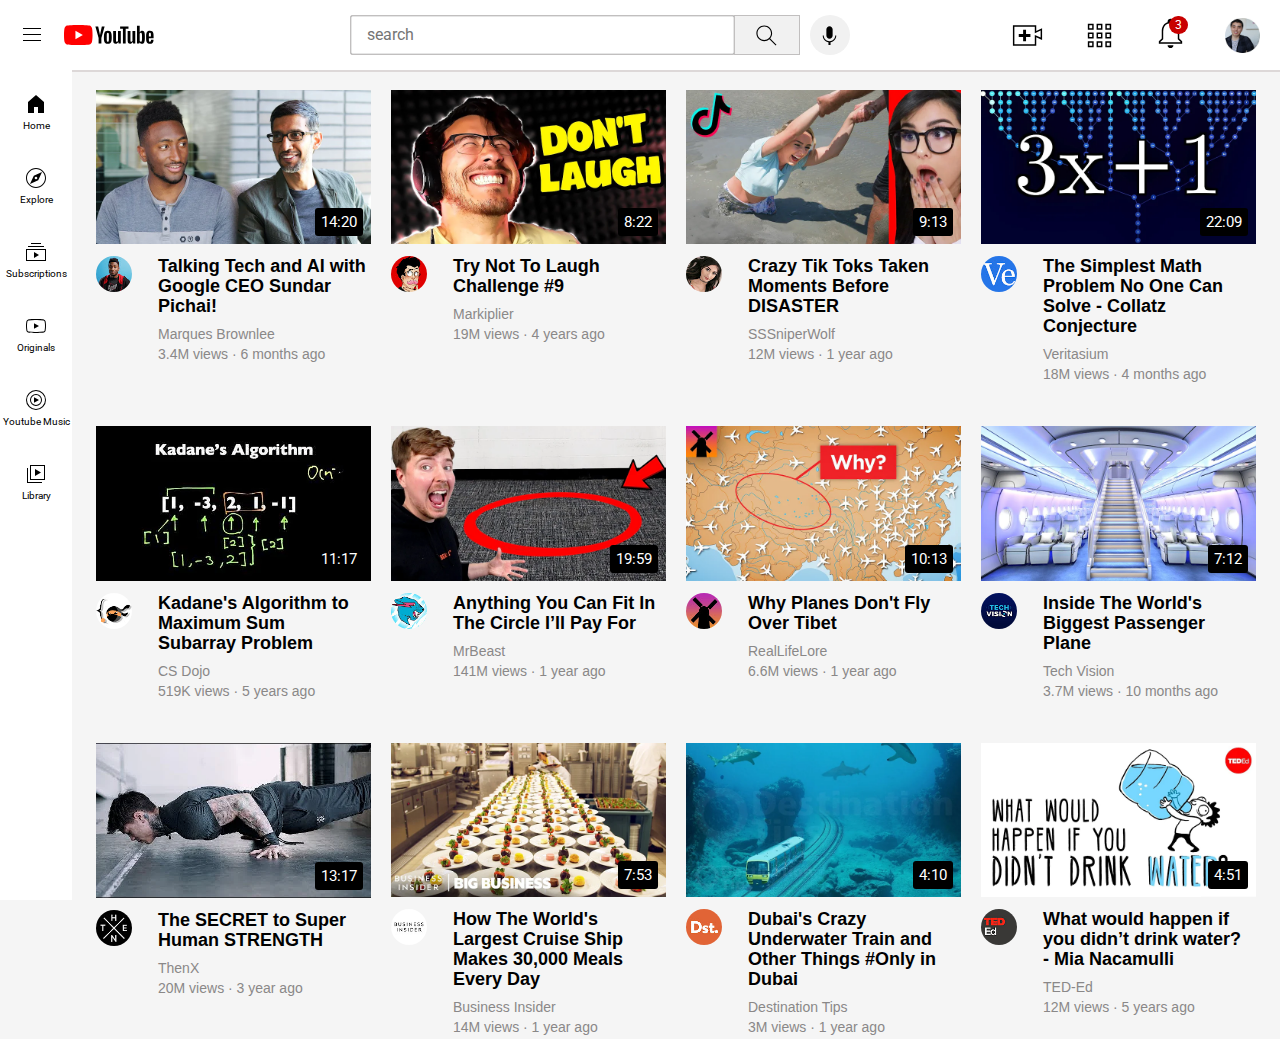
<file: index.html>
<!DOCTYPE html>
<html lang="en">
<head>
    <title>youtube</title>
    <link rel="stylesheet" href="style/youtube.css">
    <link rel="stylesheet" href="style/header.css">
    <link rel="stylesheet" href="style/general.css">
    <link rel="stylesheet" href="style/side-bar.css">
    <link rel="icon"  href="icons/360_F_304060171_OUUSKIITlOLRgnDI1EFO8eSZqOHab6Iq.jpg">

    <link rel="preconnect" href="https://fonts.googleapis.com">
    <link rel="preconnect" href="https://fonts.gstatic.com" crossorigin>
    <link href="https://fonts.googleapis.com/css2?family=Roboto:wght@400;500;700&display=swap" rel="stylesheet">
</head>
<body style="padding-top: 90px;">
    <div class="header">
        <div class="left-section">
            <img class="menu" src="icons/hamburger-menu.svg" alt="hamburger-menu">
            <img class="y-logo" src="icons/youtube-logo.svg" alt="youtube-logo">
        </div>
        <div class="middle-section">
            <input class="search" type="text" placeholder="search">
            <button class="sea"> 
                <img class="imgsearch" src="icons/search.svg" alt="search">
                <div class="tooltip">search</div>
            </button>
            <button class="voice">
                <img  class="imgvoice" src="icons/voice-search-icon.svg" alt="voice-search-icon">
                <div class="tooltip">search with your voice</div>
            </button>
            
        </div>
        <div class="right-section">
            <img class="upload" src="icons/upload.svg" alt="upload">
            <img class="apps" src="icons/youtube-apps.svg" alt="youtube-apps">
            <div style="position: relative;">
                <img class="noti" src="icons/notifications.svg" alt="notifications">
                <div class="noti-no" >3</div>
            </div>
            <img class="my-ch" src="icons/my-channel.jpeg" alt="my-channel">
        </div>
    </div>

    <div class="side-bar">
        <div class="sidebar-link">
            <img src="side-bar/home.svg" alt="home">
            <div>Home</div>
        </div>
        <div class="sidebar-link">
            <img src="side-bar/explore.svg" alt="explore">
            <div>Explore</div>
        </div>
        <div class="sidebar-link">
            <img src="side-bar/subscriptions.svg" alt="subscriptions">
            <div>Subscriptions</div>
        </div>
        <div class="sidebar-link">
            <img src="side-bar/originals.svg" alt="originals">
            <div>Originals</div>
        </div>
        <div class="sidebar-link">
            <img src="side-bar/youtube-music.svg" alt="youtube-music">
            <div>Youtube Music</div>
        </div>
        <div class="sidebar-link">
            <img src="side-bar/library.svg" alt="library">
            <div>Library</div>
        </div>
    </div>
     
<div class="layout">
    <div class="video1">
        <div class="profile">
            <a href="https://www.youtube.com/watch?v=n2RNcPRtAiY"><img class="thumb" src="thumbmails/thumbnail-1.webp" ></a>
            <div class="video-time">14:20</div>
        </div>
        <div class="video-info-grid">
            <div class="channal">
                <a href="https://www.youtube.com/c/mkbhd"><img class="pic" src="channal profile/channel-1.jpeg"></a>
            </div>
            <div class="video-info">
                <a href="https://www.youtube.com/watch?v=n2RNcPRtAiY"><p class="video-title">Talking Tech and AI with Google CEO Sundar Pichai!</p></a>
                <a href="https://www.youtube.com/c/mkbhd"><p class="video-authur">Marques Brownlee</p></a>
                <p class="view">3.4M views · 6 months ago</p>
            </div>
        </div>   
    </div>

   <div class="video1">
        <div class="profile">
            <a href="https://www.youtube.com/watch?v=mP0RAo9SKZk"><img class="thumb" src="thumbmails/thumbnail-2.webp" ></a>
            <div class="video-time">8:22</div>
        </div>
        <div class="video-info-grid">
            <div class="channal">
                <a href="https://www.youtube.com/c/markiplier"><img class="pic" src="channal profile/channel-2.jpeg"></a>
                
            </div>
            <div class="video-info">
                <a href="https://www.youtube.com/watch?v=mP0RAo9SKZk"><p class="video-title">Try Not To Laugh Challenge #9</p></a>
                <a href="https://www.youtube.com/c/markiplier"><p class="video-authur">Markiplier</p></a>
                <p class="view">19M views · 4 years ago</p>
            </div>
        </div>   
    </div>
    <div class="video1">
        <div class="profile">
            <a href="https://www.youtube.com/watch?v=FgjPQQeTh1w"><img class="thumb" src="thumbmails/thumbnail-3.webp" ></a>
            <div class="video-time">9:13</div>
        </div>
        <div class="video-info-grid">
            <div class="channal">
                <a href="https://www.youtube.com/user/SSSniperWolf"><img class="pic" src="channal profile/channel-3.jpeg"></a>
            </div>
            <div class="video-info">
                <a href="https://www.youtube.com/watch?v=FgjPQQeTh1w"><p class="video-title">
                    Crazy Tik Toks Taken Moments Before DISASTER
                </p></a>
                <a href="https://www.youtube.com/user/SSSniperWolf"><p class="video-authur">SSSniperWolf</p></a>
                <p class="view">12M views · 1 year ago</p>
            </div>
        </div>   
    </div>

   <div class="video1">
        <div class="profile">
            <img class="thumb" src="thumbmails/thumbnail-4.webp" >
            <div class="video-time">22:09</div>
        </div>
        <div class="video-info-grid">
            <div class="channal">
                <img class="pic" src="channal profile/channel-4.jpeg">
            </div>
            <div class="video-info">
                <p class="video-title">The Simplest Math Problem No One Can Solve - Collatz Conjecture</p>
                <p class="video-authur">Veritasium</p>
                <p class="view">18M views · 4 months ago</p>
            </div>
        </div>   
    </div>
    <div class="video1">
        <div class="profile">
            <img class="thumb" src="thumbmails/thumbnail-5.webp" >
            <div class="video-time">11:17</div>
        </div>
        <div class="video-info-grid">
            <div class="channal">
                <img class="pic" src="channal profile/channel-5.jpeg">
            </div>
            <div class="video-info">
                <p class="video-title">
                        Kadane's Algorithm to Maximum Sum Subarray Problem</p>
                <p class="video-authur">CS Dojo</p>
                <p class="view">519K views · 5 years ago</p>
            </div>
        </div>   
    </div>

   <div class="video1">
        <div class="profile">
            <img class="thumb" src="thumbmails/thumbnail-6.webp" >
            <div class="video-time">19:59</div>
        </div>
        <div class="video-info-grid">
            <div class="channal">
                <img class="pic" src="channal profile/channel-6.jpeg">
            </div>
            <div class="video-info">
                <p class="video-title">Anything You Can Fit In The Circle I’ll Pay For</p>
                <p class="video-authur">MrBeast</p>
                <p class="view">141M views · 1 year ago</p>
            </div>
        </div>   
    </div>
    <div class="video1">
        <div class="profile">
            <img class="thumb" src="thumbmails/thumbnail-7.webp" >
            <div class="video-time">10:13</div>
        </div>
        <div class="video-info-grid">
            <div class="channal">
                <img class="pic" src="channal profile/channel-7.jpeg">
            </div>
            <div class="video-info">
                <p class="video-title">Why Planes Don't Fly Over Tibet</p>
                <p class="video-authur">RealLifeLore</p>
                <p class="view">6.6M views · 1 year ago</p>
            </div>
        </div>   
    </div>
    <div class="video1">
        <div class="profile">
            <img class="thumb" src="thumbmails/thumbnail-8.webp" >
            <div class="video-time">7:12</div>
        </div>
        <div class="video-info-grid">
            <div class="channal">
                <img class="pic" src="channal profile/channel-8.jpeg">
            </div>
            <div class="video-info">
                <p class="video-title">
                    Inside The World's Biggest Passenger Plane
                </p>
                <p class="video-authur">Tech Vision</p>
                <p class="view">3.7M views · 10 months ago</p>
            </div>
        </div>   
    </div>

   <div class="video1">
        <div class="profile">
            <img class="thumb" src="thumbmails/thumbnail-9.webp" >
            <div class="video-time">13:17</div>
        </div>
        <div class="video-info-grid">
            <div class="channal">
                <img class="pic" src="channal profile/channel-9.jpeg">
            </div>
            <div class="video-info">
                <p class="video-title">The SECRET to Super Human STRENGTH</p>
                <p class="video-authur">ThenX</p>
                <p class="view">20M views · 3 year ago</p>
            </div>
        </div>   
    </div>

    <div class="video1">
        <div class="profile">
            <img class="thumb" src="thumbmails/thumbnail-10.webp" >
            <div class="video-time">7:53</div>
        </div>
        <div class="video-info-grid">
            <div class="channal">
                <img class="pic" src="channal profile/channel-10.jpeg">
            </div>
            <div class="video-info">
                <p class="video-title">
                    How The World's Largest Cruise Ship Makes 30,000 Meals Every Day</p>
                <p class="video-authur">Business Insider</p>
                <p class="view">14M views · 1 year ago</p>
            </div>
        </div>   
    </div>
    <div class="video1">
        <div class="profile">
            <img class="thumb" src="thumbmails/thumbnail-11.webp" >
            <div class="video-time">4:10</div>
        </div>
        <div class="video-info-grid">
            <div class="channal">
                <img class="pic" src="channal profile/channel-11.jpeg">
            </div>
            <div class="video-info">
                <p class="video-title">                
                    Dubai's Crazy Underwater Train and Other Things #Only in Dubai
                </p>
                <p class="video-authur">Destination Tips</p>
                <p class="view">3M views · 1 year ago</p>
            </div>
        </div>   
    </div>

   <div class="video1">
        <div class="profile">
            <img class="thumb" src="thumbmails/thumbnail-12.webp" >
            <div class="video-time">4:51</div>
        </div>
        <div class="video-info-grid">
            <div class="channal">
                <img class="pic" src="channal profile/channel-12.jpeg">
            </div>
            <div class="video-info">
                <p class="video-title">
What would happen if you didn’t drink water? - Mia Nacamulli</p>
                <p class="video-authur">TED-Ed</p>
                <p class="view">12M views · 5 years ago</p>
            </div>
        </div>   
    </div>
</div>
</body>
</html>
</file>
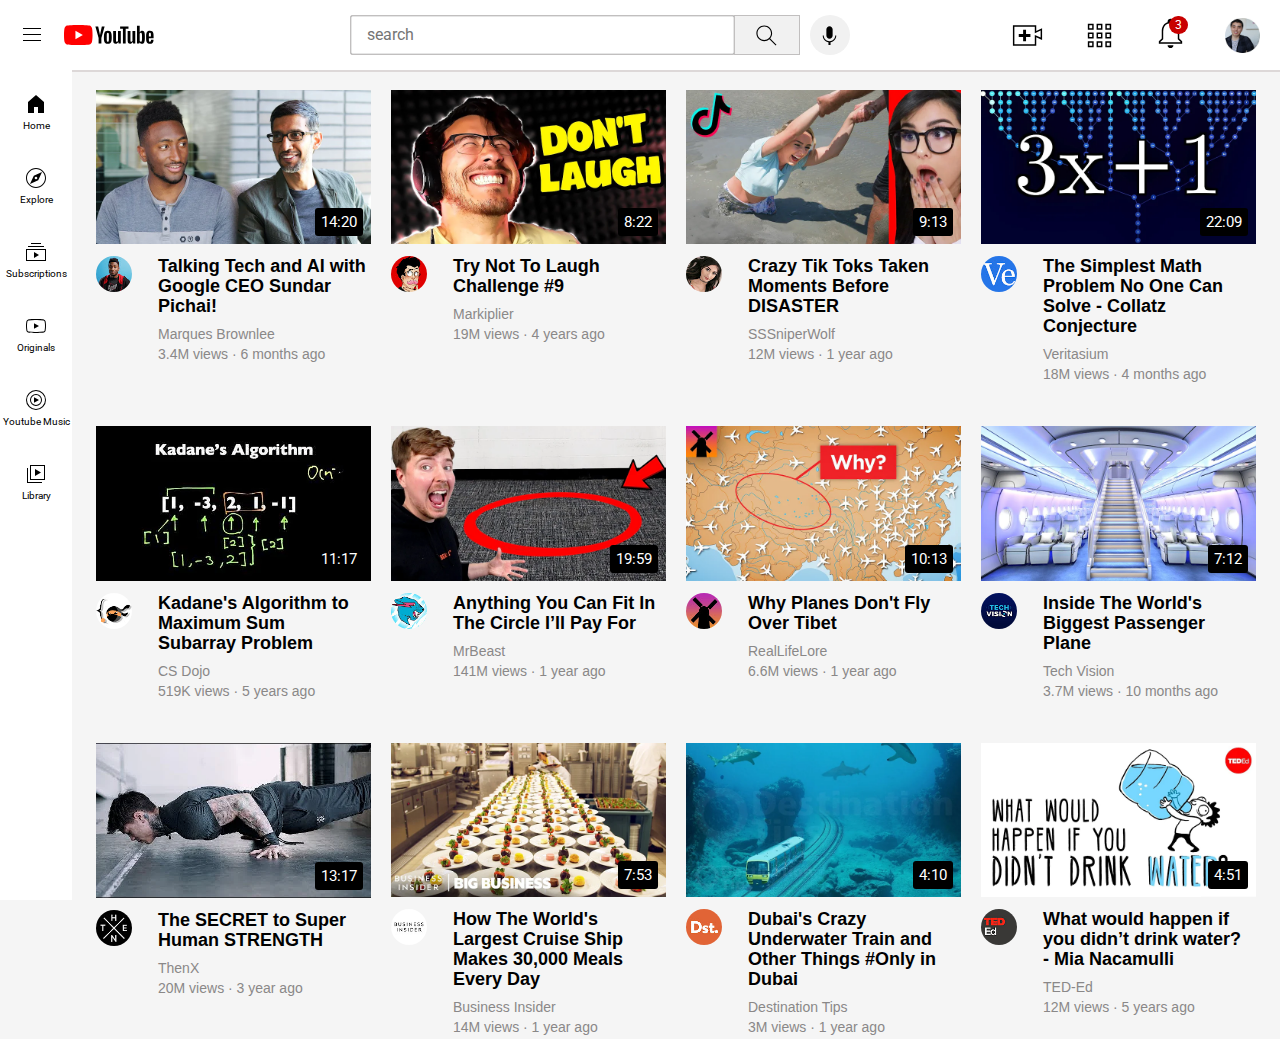
<file: youtube.html>
<!DOCTYPE html>
<html lang="en">
<head>
    <title>youtube</title>
    <link rel="stylesheet" href="style/youtube.css">
    <link rel="stylesheet" href="style/header.css">
    <link rel="stylesheet" href="style/general.css">
    <link rel="stylesheet" href="style/side-bar.css">
    <link rel="icon"  href="icons/360_F_304060171_OUUSKIITlOLRgnDI1EFO8eSZqOHab6Iq.jpg">

    <link rel="preconnect" href="https://fonts.googleapis.com">
    <link rel="preconnect" href="https://fonts.gstatic.com" crossorigin>
    <link href="https://fonts.googleapis.com/css2?family=Roboto:wght@400;500;700&display=swap" rel="stylesheet">
</head>
<body style="padding-top: 90px;">
    <div class="header">
        <div class="left-section">
            <img class="menu" src="icons/hamburger-menu.svg" alt="hamburger-menu">
            <img class="y-logo" src="icons/youtube-logo.svg" alt="youtube-logo">
        </div>
        <div class="middle-section">
            <input class="search" type="text" placeholder="search">
            <button class="sea"> 
                <img class="imgsearch" src="icons/search.svg" alt="search">
                <div class="tooltip">search</div>
            </button>
            <button class="voice">
                <img  class="imgvoice" src="icons/voice-search-icon.svg" alt="voice-search-icon">
                <div class="tooltip">search with your voice</div>
            </button>
            
        </div>
        <div class="right-section">
            <img class="upload" src="icons/upload.svg" alt="upload">
            <img class="apps" src="icons/youtube-apps.svg" alt="youtube-apps">
            <div style="position: relative;">
                <img class="noti" src="icons/notifications.svg" alt="notifications">
                <div class="noti-no" >3</div>
            </div>
            <img class="my-ch" src="icons/my-channel.jpeg" alt="my-channel">
        </div>
    </div>

    <div class="side-bar">
        <div class="sidebar-link">
            <img src="side-bar/home.svg" alt="home">
            <div>Home</div>
        </div>
        <div class="sidebar-link">
            <img src="side-bar/explore.svg" alt="explore">
            <div>Explore</div>
        </div>
        <div class="sidebar-link">
            <img src="side-bar/subscriptions.svg" alt="subscriptions">
            <div>Subscriptions</div>
        </div>
        <div class="sidebar-link">
            <img src="side-bar/originals.svg" alt="originals">
            <div>Originals</div>
        </div>
        <div class="sidebar-link">
            <img src="side-bar/youtube-music.svg" alt="youtube-music">
            <div>Youtube Music</div>
        </div>
        <div class="sidebar-link">
            <img src="side-bar/library.svg" alt="library">
            <div>Library</div>
        </div>
    </div>
     
<div class="layout">
    <div class="video1">
        <div class="profile">
            <a href="https://www.youtube.com/watch?v=n2RNcPRtAiY"><img class="thumb" src="thumbmails/thumbnail-1.webp" ></a>
            <div class="video-time">14:20</div>
        </div>
        <div class="video-info-grid">
            <div class="channal">
                <a href="https://www.youtube.com/c/mkbhd"><img class="pic" src="channal profile/channel-1.jpeg"></a>
            </div>
            <div class="video-info">
                <a href="https://www.youtube.com/watch?v=n2RNcPRtAiY"><p class="video-title">Talking Tech and AI with Google CEO Sundar Pichai!</p></a>
                <a href="https://www.youtube.com/c/mkbhd"><p class="video-authur">Marques Brownlee</p></a>
                <p class="view">3.4M views · 6 months ago</p>
            </div>
        </div>   
    </div>

   <div class="video1">
        <div class="profile">
            <a href="https://www.youtube.com/watch?v=mP0RAo9SKZk"><img class="thumb" src="thumbmails/thumbnail-2.webp" ></a>
            <div class="video-time">8:22</div>
        </div>
        <div class="video-info-grid">
            <div class="channal">
                <a href="https://www.youtube.com/c/markiplier"><img class="pic" src="channal profile/channel-2.jpeg"></a>
                
            </div>
            <div class="video-info">
                <a href="https://www.youtube.com/watch?v=mP0RAo9SKZk"><p class="video-title">Try Not To Laugh Challenge #9</p></a>
                <a href="https://www.youtube.com/c/markiplier"><p class="video-authur">Markiplier</p></a>
                <p class="view">19M views · 4 years ago</p>
            </div>
        </div>   
    </div>
    <div class="video1">
        <div class="profile">
            <a href="https://www.youtube.com/watch?v=FgjPQQeTh1w"><img class="thumb" src="thumbmails/thumbnail-3.webp" ></a>
            <div class="video-time">9:13</div>
        </div>
        <div class="video-info-grid">
            <div class="channal">
                <a href="https://www.youtube.com/user/SSSniperWolf"><img class="pic" src="channal profile/channel-3.jpeg"></a>
            </div>
            <div class="video-info">
                <a href="https://www.youtube.com/watch?v=FgjPQQeTh1w"><p class="video-title">
                    Crazy Tik Toks Taken Moments Before DISASTER
                </p></a>
                <a href="https://www.youtube.com/user/SSSniperWolf"><p class="video-authur">SSSniperWolf</p></a>
                <p class="view">12M views · 1 year ago</p>
            </div>
        </div>   
    </div>

   <div class="video1">
        <div class="profile">
            <img class="thumb" src="thumbmails/thumbnail-4.webp" >
            <div class="video-time">22:09</div>
        </div>
        <div class="video-info-grid">
            <div class="channal">
                <img class="pic" src="channal profile/channel-4.jpeg">
            </div>
            <div class="video-info">
                <p class="video-title">The Simplest Math Problem No One Can Solve - Collatz Conjecture</p>
                <p class="video-authur">Veritasium</p>
                <p class="view">18M views · 4 months ago</p>
            </div>
        </div>   
    </div>
    <div class="video1">
        <div class="profile">
            <img class="thumb" src="thumbmails/thumbnail-5.webp" >
            <div class="video-time">11:17</div>
        </div>
        <div class="video-info-grid">
            <div class="channal">
                <img class="pic" src="channal profile/channel-5.jpeg">
            </div>
            <div class="video-info">
                <p class="video-title">
                        Kadane's Algorithm to Maximum Sum Subarray Problem</p>
                <p class="video-authur">CS Dojo</p>
                <p class="view">519K views · 5 years ago</p>
            </div>
        </div>   
    </div>

   <div class="video1">
        <div class="profile">
            <img class="thumb" src="thumbmails/thumbnail-6.webp" >
            <div class="video-time">19:59</div>
        </div>
        <div class="video-info-grid">
            <div class="channal">
                <img class="pic" src="channal profile/channel-6.jpeg">
            </div>
            <div class="video-info">
                <p class="video-title">Anything You Can Fit In The Circle I’ll Pay For</p>
                <p class="video-authur">MrBeast</p>
                <p class="view">141M views · 1 year ago</p>
            </div>
        </div>   
    </div>
    <div class="video1">
        <div class="profile">
            <img class="thumb" src="thumbmails/thumbnail-7.webp" >
            <div class="video-time">10:13</div>
        </div>
        <div class="video-info-grid">
            <div class="channal">
                <img class="pic" src="channal profile/channel-7.jpeg">
            </div>
            <div class="video-info">
                <p class="video-title">Why Planes Don't Fly Over Tibet</p>
                <p class="video-authur">RealLifeLore</p>
                <p class="view">6.6M views · 1 year ago</p>
            </div>
        </div>   
    </div>
    <div class="video1">
        <div class="profile">
            <img class="thumb" src="thumbmails/thumbnail-8.webp" >
            <div class="video-time">7:12</div>
        </div>
        <div class="video-info-grid">
            <div class="channal">
                <img class="pic" src="channal profile/channel-8.jpeg">
            </div>
            <div class="video-info">
                <p class="video-title">
                    Inside The World's Biggest Passenger Plane
                </p>
                <p class="video-authur">Tech Vision</p>
                <p class="view">3.7M views · 10 months ago</p>
            </div>
        </div>   
    </div>

   <div class="video1">
        <div class="profile">
            <img class="thumb" src="thumbmails/thumbnail-9.webp" >
            <div class="video-time">13:17</div>
        </div>
        <div class="video-info-grid">
            <div class="channal">
                <img class="pic" src="channal profile/channel-9.jpeg">
            </div>
            <div class="video-info">
                <p class="video-title">The SECRET to Super Human STRENGTH</p>
                <p class="video-authur">ThenX</p>
                <p class="view">20M views · 3 year ago</p>
            </div>
        </div>   
    </div>

    <div class="video1">
        <div class="profile">
            <img class="thumb" src="thumbmails/thumbnail-10.webp" >
            <div class="video-time">7:53</div>
        </div>
        <div class="video-info-grid">
            <div class="channal">
                <img class="pic" src="channal profile/channel-10.jpeg">
            </div>
            <div class="video-info">
                <p class="video-title">
                    How The World's Largest Cruise Ship Makes 30,000 Meals Every Day</p>
                <p class="video-authur">Business Insider</p>
                <p class="view">14M views · 1 year ago</p>
            </div>
        </div>   
    </div>
    <div class="video1">
        <div class="profile">
            <img class="thumb" src="thumbmails/thumbnail-11.webp" >
            <div class="video-time">4:10</div>
        </div>
        <div class="video-info-grid">
            <div class="channal">
                <img class="pic" src="channal profile/channel-11.jpeg">
            </div>
            <div class="video-info">
                <p class="video-title">                
                    Dubai's Crazy Underwater Train and Other Things #Only in Dubai
                </p>
                <p class="video-authur">Destination Tips</p>
                <p class="view">3M views · 1 year ago</p>
            </div>
        </div>   
    </div>

   <div class="video1">
        <div class="profile">
            <img class="thumb" src="thumbmails/thumbnail-12.webp" >
            <div class="video-time">4:51</div>
        </div>
        <div class="video-info-grid">
            <div class="channal">
                <img class="pic" src="channal profile/channel-12.jpeg">
            </div>
            <div class="video-info">
                <p class="video-title">
What would happen if you didn’t drink water? - Mia Nacamulli</p>
                <p class="video-authur">TED-Ed</p>
                <p class="view">12M views · 5 years ago</p>
            </div>
        </div>   
    </div>
</div>
</body>
</html>
</file>
<file: style/youtube.css>
.layout{
    display: grid;
    grid-template-columns: 1fr 1fr 1fr;
    column-gap: 20px;
    row-gap: 40px;
    
}
@media(max-width: 900px){
    .layout{
        grid-template-columns: 1fr 1fr;
    }
}
@media(min-width: 1200px){
    .layout{
        grid-template-columns: 1fr 1fr 1fr 1fr;
    }
}
@media(min-width: 901px ) and (max-width:1199){
    .layout{
        grid-template-columns: 1fr 1fr 1fr;
    }
}
@media(max-width: 600px){
    .layout{
        grid-template-columns: 1fr;
    }
}
.profile{
    position: relative;
}
.video-time{
    background-color: black;
    color: white;    
    font-family: roboto,arial;
    font-weight: 400;
    font-size: 15px;
    position: absolute;
    padding-top: 5px;
    border-radius: 3px;
    padding-bottom: 5px;
    padding-left: 6px;
    padding-right: 6px;
    bottom: 20px;
    right: 8px;
}
.thumb1,
.thumb {
    width: 100%;
    margin-bottom: 8px;
}
.video-info-grid{
    display: grid;
    grid-template-columns: 62px 1fr;
}
.video-title{
    font-size: 18px;
    line-height: 20px;
    margin-top: 0;
    margin-bottom: 10px;
    font-weight: bold;
}
.view,
.video-authur{
    font-size: 14px;
    color: rgb(138, 136, 136);
    margin-bottom: 4px;
}

.channal{
    object-position: center;
    width: 50px;
}
.video-info{
    margin-right: 5px;
    margin-top: 0;
    vertical-align: top;
}
.pic{

    border-radius: 50px;
    width: 36px;
}
</file>
<file: style/header.css>
.header{
    background-color: white;
    height: 70px;
    display: flex;
    flex-direction: row;
    justify-content: space-between;
    position: fixed;
    top: 0;
    left: 0;
    right: 0;
    z-index: 100;
    border-bottom-width: 2px;
    border-bottom-style: solid ;
    border-bottom-color:rgb(221, 216, 216) ;
}



.left-section{

    display: flex;
    align-items: center;
}

.menu{
    height: 24px;
    margin-left: 20px;
    margin-right: 20px;
}
.y-logo{
    height: 20px;   
}





.right-section{
    margin-right: 20px;
    display: flex;
    align-items: center;
    width: 250px;
    justify-content: space-between;
    flex-shrink: 0;
    
}
.noti-no{
    padding-bottom: 2px;
    color: white;
    padding-left: 6px;
    padding-right: 6px;
    padding-top: 2px;
    font-size: 12px;
    font-family: roboto,arial;
    background-color: rgb(200, 0, 0);
    border-radius: 100px;
    top: 0px;
    right: 0px;
    position: absolute;
}
.noti,.apps,
.upload{
    height: 35px;
    
}
.my-ch{
    height: 35px;
    border-radius: 15px;   
}





.middle-section{
   
    flex: 1;
    max-width: 500px;
    margin-right: 35px;
    margin-left: 70px;
    display: flex;
    align-items: center;
}
.search::placeholder{
    font-size: 16px;
    font-family: roboto,Arial ;
}
.search{
    width: 0;
    flex: 1;
    height: 36px;
    padding-left: 16px;
    border-width: 1px;
    font-size: 16px;
    border-style: solid;
    border-color: rgb(193, 191, 191);
    border-radius: 2px;
    box-shadow: inset 0px 0px 1px rgb(0, 0, 0.05);
    outline: none;
}
.sea{
    border-width: 1px;
    border-style: solid;
    border-color: rgb(193, 191, 191);
    background-color: rgb(241,241,241);
    height: 40px;
    width: 66px;
    margin-left: -1px;
}
.imgsearch{
    height: 27px;
}
.imgvoice{
    height: 25px;
}
.voice{
    background-color: rgb(241,241,241);
    margin-left: 10px;
    border-radius: 30px;
    border: none;
    width: 40px;
    height: 40px;
}
.right-section img{
    cursor: pointer;
}
.sea,.voice{
    display: flex;
    justify-content: center;
    align-items: center;
    position: relative;
    cursor: pointer;
}

.sea .tooltip,.voice .tooltip{
    background-color: rgb(107, 104, 104);
    color: white;
    font-size: 12px;
    font-family: roboto,arial;
    padding-left: 10px;
    padding-right: 10px;
    padding-top: 5px;
    padding-bottom: 5px;
    border-radius: 3px;
    position: absolute;
    bottom: -30px;
    opacity: 0;
    transform: opacity 0.15s;
    pointer-events: none;
    white-space: nowrap;

    
}
.sea:hover .tooltip,.voice:hover .tooltip{
    opacity: 1;
}
</file>
<file: style/general.css>
p{
    font-family: arial;
    
    margin-top: 0;
    margin-bottom: 0;
}

body{
    background-color: rgb(245, 245, 245);
    padding-left: 96px;
    padding-right: 24px ;
    margin: 0;
}
a {
    color: black;
  text-decoration: none;
}
</file>
<file: style/side-bar.css>
.side-bar{
    background-color: white;
    position: fixed;
    bottom: 0;
    left: 0;
    top: 70px;
    width: 72px;
    z-index: 200;
    padding-top: 4px;
    
}

.sidebar-link{
    height: 74px;
    display: flex;
    flex-direction: column;
    justify-content: center;
    align-items: center;
    cursor: pointer;
}
.sidebar-link:hover{
    background-color: rgb(241, 240, 240);
}
.sidebar-link img{
    height: 24px;
    margin-bottom: 4px;
}

.sidebar-link div{
    font-size: 10px;
    font-family: roboto,arial;
}
</file>
